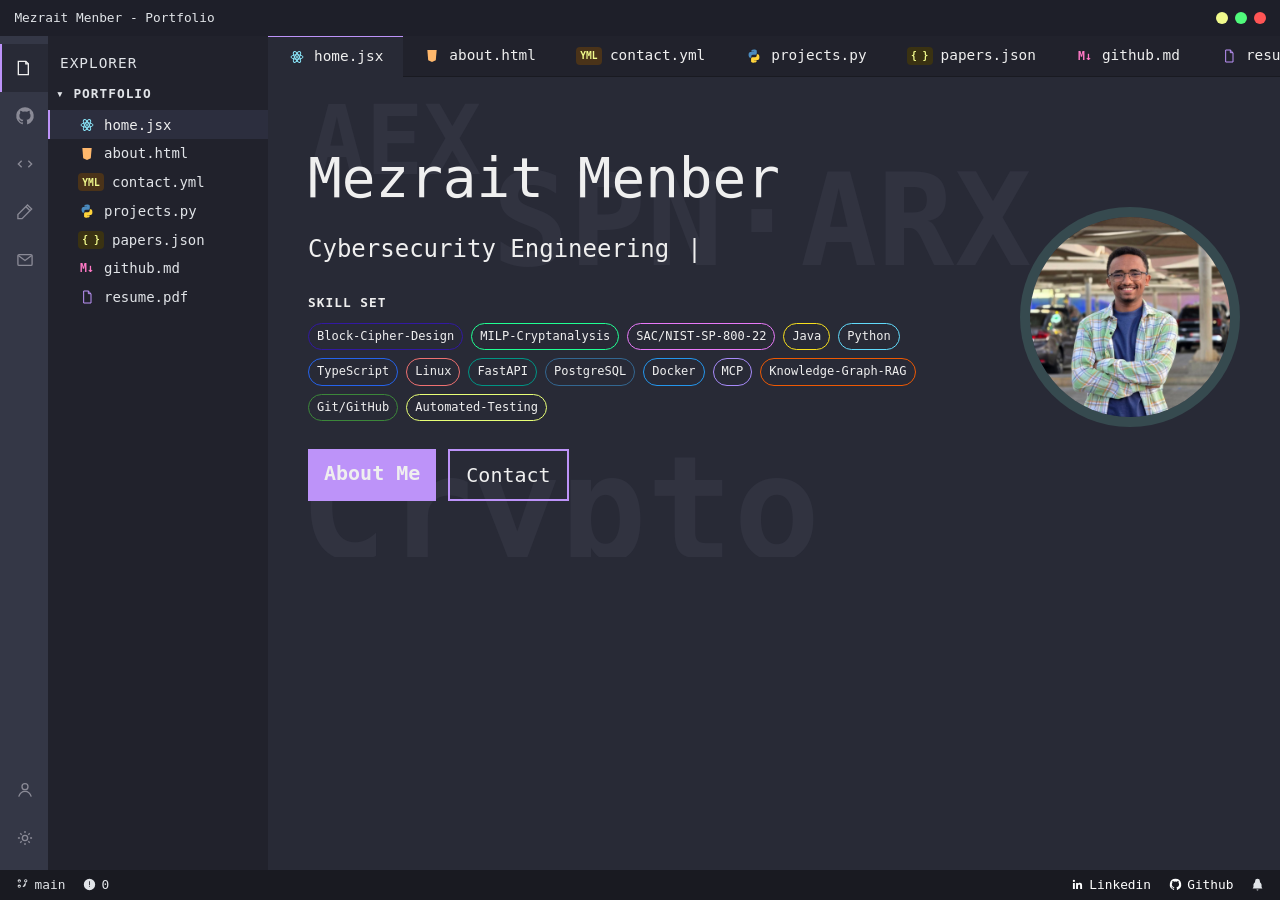
<file: index.html>
<!DOCTYPE html>
<html lang="en" class="no-js">
<head>
<meta charset="utf-8">
<script>document.documentElement.classList.remove('no-js');document.documentElement.classList.add('js');</script>
<meta name="viewport" content="width=device-width, initial-scale=1">
<title>Mezrait Menber — Portfolio</title>
<meta name="description" content="Portfolio of Mezrait Menber — cybersecurity engineering student and co-author of the AEX-128 block cipher (IEEE Access 2026): About, Projects, Publications, GitHub, Resume, and Contact.">
<meta property="og:title" content="Mezrait Menber — Portfolio">
<meta property="og:description" content="Portfolio of Mezrait Menber — cybersecurity engineering student and published cryptography researcher.">
<meta property="og:type" content="website">
<meta name="twitter:card" content="summary">
<link rel="icon" type="image/svg+xml" href="assets/favicon.svg">
<link rel="stylesheet" href="css/style.css">
</head>
<body>
<a class="skip-link" href="#editor-content">Skip to content</a>

<div class="app">
  <div class="app__titlebar">
    <span class="app__title">Mezrait Menber - Portfolio</span>
    <div class="app__dots" aria-hidden="true">
      <span class="dot dot--yellow"></span><span class="dot dot--green"></span><span class="dot dot--red"></span>
    </div>
  </div>

  <div class="app__body">
    <nav class="activitybar" aria-label="Jump to section">
      <div class="activitybar__top">
        <a href="#panel-home" data-target="home" class="activitybar__icon is-active" aria-label="Explorer" title="Explorer">
          <svg viewBox="0 0 24 24" width="20" height="20" fill="none" stroke="currentColor" stroke-width="1.6"><path d="M4 4h9l3 3v13H4z"/><path d="M13 4v3h3"/></svg>
        </a>
        <a href="#panel-github" data-target="github" class="activitybar__icon" aria-label="GitHub" title="GitHub">
          <svg viewBox="0 0 24 24" width="20" height="20" fill="currentColor"><path d="M12 1.5a10.5 10.5 0 0 0-3.32 20.47c.53.1.72-.23.72-.5v-1.95c-2.94.64-3.56-1.24-3.56-1.24-.48-1.22-1.17-1.55-1.17-1.55-.96-.65.07-.64.07-.64 1.06.08 1.62 1.09 1.62 1.09.94 1.61 2.46 1.14 3.06.88.1-.69.37-1.15.67-1.42-2.35-.27-4.82-1.17-4.82-5.22 0-1.15.41-2.09 1.08-2.83-.11-.27-.47-1.36.1-2.83 0 0 .88-.28 2.88 1.08a10 10 0 0 1 5.24 0c2-1.36 2.88-1.08 2.88-1.08.57 1.47.21 2.56.1 2.83.67.74 1.08 1.68 1.08 2.83 0 4.06-2.48 4.95-4.84 5.21.38.33.72.97.72 1.96v2.9c0 .27.19.61.73.5A10.5 10.5 0 0 0 12 1.5z"/></svg>
        </a>
        <a href="#panel-projects" data-target="projects" class="activitybar__icon" aria-label="Projects" title="Projects">
          <svg viewBox="0 0 24 24" width="20" height="20" fill="none" stroke="currentColor" stroke-width="1.6"><path d="M8 8 4 12l4 4M16 8l4 4-4 4"/></svg>
        </a>
        <a href="#panel-about" data-target="about" class="activitybar__icon" aria-label="About" title="About">
          <svg viewBox="0 0 24 24" width="20" height="20" fill="none" stroke="currentColor" stroke-width="1.6"><path d="M15 3.5 20 8.5 8.5 20 3.5 20 3.5 15z"/><path d="M13 5.5 18 10.5"/></svg>
        </a>
        <a href="#panel-contact" data-target="contact" class="activitybar__icon" aria-label="Contact" title="Contact">
          <svg viewBox="0 0 24 24" width="20" height="20" fill="none" stroke="currentColor" stroke-width="1.6"><rect x="3.5" y="5.5" width="17" height="13" rx="1.5"/><path d="m4 6.5 8 6 8-6"/></svg>
        </a>
      </div>
      <div class="activitybar__bottom">
        <a href="#panel-about" data-target="about" class="activitybar__icon" aria-label="Profile" title="Profile">
          <svg viewBox="0 0 24 24" width="20" height="20" fill="none" stroke="currentColor" stroke-width="1.6"><circle cx="12" cy="8" r="3.6"/><path d="M4.5 20c1.3-4.2 4.2-6.3 7.5-6.3s6.2 2.1 7.5 6.3"/></svg>
        </a>
        <a href="#panel-settings" data-target="settings" class="activitybar__icon" aria-label="Settings" title="Settings">
          <svg viewBox="0 0 24 24" width="20" height="20" fill="none" stroke="currentColor" stroke-width="1.6"><circle cx="12" cy="12" r="3.2"/><path d="M12 3.5v2.4M12 18.1v2.4M20.5 12h-2.4M5.9 12H3.5M17.7 6.3l-1.7 1.7M8 16l-1.7 1.7M17.7 17.7 16 16M8 8 6.3 6.3"/></svg>
        </a>
      </div>
    </nav>

    <aside class="explorer">
      <p class="explorer__heading">Explorer</p>
      <p class="explorer__folder">&#9662; PORTFOLIO</p>
      <ul class="explorer__files">
        <li><a href="#panel-home" data-target="home" class="file-item is-active"><span class="file-glyph" style="color:#8be9fd"><svg viewBox="0 0 24 24" width="16" height="16" fill="none" stroke="currentColor" stroke-width="1.5"><ellipse cx="12" cy="12" rx="9" ry="3.3"/><ellipse cx="12" cy="12" rx="9" ry="3.3" transform="rotate(60 12 12)"/><ellipse cx="12" cy="12" rx="9" ry="3.3" transform="rotate(120 12 12)"/><circle cx="12" cy="12" r="1.4" fill="currentColor" stroke="none"/></svg></span>home.jsx</a></li>
        <li><a href="#panel-about" data-target="about" class="file-item"><span class="file-glyph" style="color:#ffb86c"><svg viewBox="0 0 24 24" width="16" height="16" fill="currentColor"><path d="M5 3h14l-1.3 15.2L12 21l-5.7-2.8L5 3z"/></svg></span>about.html</a></li>
        <li><a href="#panel-contact" data-target="contact" class="file-item"><span class="file-chip file-chip--yml">YML</span>contact.yml</a></li>
        <li><a href="#panel-projects" data-target="projects" class="file-item"><span class="file-glyph"><svg viewBox="0 0 24 24" width="16" height="16"><path d="M12 2.2c-3.7 0-3.9 1.6-3.9 1.6l.01 1.7h3.95v.6H6.8s-2.9-.3-2.9 4.2 2.5 4.3 2.5 4.3h1.5v-1.9s-.1-2.5 2.5-2.5h3.5s2.3.03 2.3-2.2V4.6s.35-2.4-4.2-2.4z" fill="#4B8BBE"/><path d="M12 21.8c3.7 0 3.9-1.6 3.9-1.6l-.01-1.7H11.9v-.6h5.3s2.9.3 2.9-4.2-2.5-4.3-2.5-4.3h-1.5v1.9s.1 2.5-2.5 2.5H9.9s-2.3-.03-2.3 2.2v3.8s-.35 2.4 4.2 2.4z" fill="#FFD43B"/></svg></span>projects.py</a></li>
        <li><a href="#panel-publications" data-target="publications" class="file-item"><span class="file-chip file-chip--json">{ }</span>papers.json</a></li>
        <li><a href="#panel-github" data-target="github" class="file-item"><span class="file-glyph file-glyph--text" style="color:#ff79c6">M&darr;</span>github.md</a></li>
        <li><a href="#panel-resume" data-target="resume" class="file-item"><span class="file-glyph" style="color:#bd93f9"><svg viewBox="0 0 24 24" width="16" height="16" fill="none" stroke="currentColor" stroke-width="1.5"><path d="M7 3h7l4 4v14H7z"/><path d="M14 3v4h4"/></svg></span>resume.pdf</a></li>
      </ul>
    </aside>

    <div class="editor">
      <div class="tabbar">
        <a href="#panel-home" data-target="home" class="tab is-active"><span class="file-glyph" style="color:#8be9fd"><svg viewBox="0 0 24 24" width="16" height="16" fill="none" stroke="currentColor" stroke-width="1.5"><ellipse cx="12" cy="12" rx="9" ry="3.3"/><ellipse cx="12" cy="12" rx="9" ry="3.3" transform="rotate(60 12 12)"/><ellipse cx="12" cy="12" rx="9" ry="3.3" transform="rotate(120 12 12)"/><circle cx="12" cy="12" r="1.4" fill="currentColor" stroke="none"/></svg></span>home.jsx</a>
        <a href="#panel-about" data-target="about" class="tab"><span class="file-glyph" style="color:#ffb86c"><svg viewBox="0 0 24 24" width="16" height="16" fill="currentColor"><path d="M5 3h14l-1.3 15.2L12 21l-5.7-2.8L5 3z"/></svg></span>about.html</a>
        <a href="#panel-contact" data-target="contact" class="tab"><span class="file-chip file-chip--yml">YML</span>contact.yml</a>
        <a href="#panel-projects" data-target="projects" class="tab"><span class="file-glyph"><svg viewBox="0 0 24 24" width="16" height="16"><path d="M12 2.2c-3.7 0-3.9 1.6-3.9 1.6l.01 1.7h3.95v.6H6.8s-2.9-.3-2.9 4.2 2.5 4.3 2.5 4.3h1.5v-1.9s-.1-2.5 2.5-2.5h3.5s2.3.03 2.3-2.2V4.6s.35-2.4-4.2-2.4z" fill="#4B8BBE"/><path d="M12 21.8c3.7 0 3.9-1.6 3.9-1.6l-.01-1.7H11.9v-.6h5.3s2.9.3 2.9-4.2-2.5-4.3-2.5-4.3h-1.5v1.9s.1 2.5-2.5 2.5H9.9s-2.3-.03-2.3 2.2v3.8s-.35 2.4 4.2 2.4z" fill="#FFD43B"/></svg></span>projects.py</a>
        <a href="#panel-publications" data-target="publications" class="tab"><span class="file-chip file-chip--json">{ }</span>papers.json</a>
        <a href="#panel-github" data-target="github" class="tab"><span class="file-glyph file-glyph--text" style="color:#ff79c6">M&darr;</span>github.md</a>
        <a href="#panel-resume" data-target="resume" class="tab"><span class="file-glyph" style="color:#bd93f9"><svg viewBox="0 0 24 24" width="16" height="16" fill="none" stroke="currentColor" stroke-width="1.5"><path d="M7 3h7l4 4v14H7z"/><path d="M14 3v4h4"/></svg></span>resume.pdf</a>
      </div>

      <div class="editor__panes" id="editor-content">

        <section id="panel-home" class="pane pane--home is-active" data-pane="home">
          <p class="pane__bgtext pane__bgtext--1" aria-hidden="true">AEX</p>
          <p class="pane__bgtext pane__bgtext--2" aria-hidden="true">SPN&middot;ARX</p>
          <p class="pane__bgtext pane__bgtext--3" aria-hidden="true">Crypto</p>
          <div class="pane__inner">
            <div class="home__text">
              <h1 class="home__name">Mezrait Menber</h1>
              <p class="home__tagline"><span id="typewriter">Cybersecurity Engineering Student | Cryptographic Analysis &amp; Systems Security</span><span class="caret" aria-hidden="true">|</span></p>
              <p class="label">Skill Set</p>
              <ul class="skills">
                <li class="skill" style="border-color:#3219a2">Block-Cipher-Design</li>
                <li class="skill" style="border-color:#20ff93">MILP-Cryptanalysis</li>
                <li class="skill" style="border-color:#e879f9">SAC/NIST-SP-800-22</li>
                <li class="skill" style="border-color:#f7df1e">Java</li>
                <li class="skill" style="border-color:#61dafb">Python</li>
                <li class="skill" style="border-color:#2563eb">TypeScript</li>
                <li class="skill" style="border-color:#ef7171">Linux</li>
                <li class="skill" style="border-color:#009485">FastAPI</li>
                <li class="skill" style="border-color:#336791">PostgreSQL</li>
                <li class="skill" style="border-color:#2496ed">Docker</li>
                <li class="skill" style="border-color:#a78bfa">MCP</li>
                <li class="skill" style="border-color:#ee5903">Knowledge-Graph-RAG</li>
                <li class="skill" style="border-color:#3c873a">Git/GitHub</li>
                <li class="skill" style="border-color:#e8ff76">Automated-Testing</li>
              </ul>
              <div class="home__actions">
                <a class="button button--primary" href="#panel-about" data-target="about">About Me</a>
                <a class="button button--outline" href="#panel-contact" data-target="contact">Contact</a>
              </div>
            </div>
            <div class="home__picture">
              <div class="home__avatar"><img src="assets/profile.jpg" alt=""></div>
            </div>
          </div>
        </section>

        <section id="panel-about" class="pane pane--about" data-pane="about">
          <div class="pane__inner pane__inner--doc">
            <h2>About Me</h2>
            <ul class="fact-list">
              <li><span class="fact-emoji" aria-hidden="true">&#128214;</span> B.Sc. Cybersecurity Engineering at <a href="https://www.adu.ac.ae" target="_blank" rel="noopener">Abu Dhabi University</a> [Sep 2023 &ndash; Jun 2027 (expected)] &mdash; Dean&#39;s List five consecutive semesters, full UAE Government scholarship</li>
              <li><span class="fact-emoji" aria-hidden="true">&#128737;&#65039;</span> Interests: verifying security claims under deployment conditions; cryptographic analysis and empirical measurement; systems security.</li>
              <li><span class="fact-emoji" aria-hidden="true">&#128187;</span> <span class="highlight-role">Co-author of AEX-128</span>, a key-dependent SPN&ndash;ARX block cipher published in <a href="https://doi.org/10.1109/ACCESS.2026.3730739" target="_blank" rel="noopener">IEEE Access (2026)</a>; applying for thesis-based MSc programs (Fall 2027).</li>
            </ul>

            <h3>Relevant Experience</h3>
            <ol class="fact-list fact-list--numbered">
              <li><a href="https://ansen.ai" target="_blank" rel="noopener">Python Developer Intern</a> at <a href="https://ansen.ai" target="_blank" rel="noopener">Ansen Technology Co. Ltd.</a> on the eThreats multi-agent AI threat-intelligence platform: replaced the document-retrieval pipeline with a knowledge-graph backend (LightRAG + Apache AGE) behind an adapter layer with shadow ingest, raising answer faithfulness from 86.7% to 100% on a 15-query golden set; traced 94.1% of raw tool-call failures in a live skill-on/off experiment to a single namespace mismatch and fixed it; widened the MCP gateway cache from per-task to per-run scope, eliminating redundant lookups in 294 of 385 historical runs; built the Skill Reviewer surface for the agent skill-rating lifecycle. [29 Jun &ndash; 24 Aug 2026, Abu Dhabi]</li>
              <li><a href="#">Course Assistant &amp; Peer Mentor</a> at <a href="#">Abu Dhabi University</a>: 50+ certified tutoring hours per semester across five consecutive semesters (250+ hours) in mathematics, physics, chemistry, and engineering; mentored ~10 first-year students each semester (50+ overall). [5 semesters, Abu Dhabi]</li>
            </ol>

            <h3>Additional Experience</h3>
            <ol class="fact-list fact-list--numbered">
              <li>5th place (10+ finalist teams), <a href="#">School of Cyber Defense CTF, GISEC 2025</a> &mdash; Dubai Electronic Security Center; qualified 2nd among university teams in round one. [2025]</li>
              <li><a href="#">Sharjah Voluntary Award</a>, consecutive recipient (2024 &amp; 2025); 450+ hours of university community service.</li>
            </ol>
          </div>
        </section>

        <section id="panel-contact" class="pane pane--contact" data-pane="contact">
          <div class="pane__inner pane__inner--doc">
            <h3>Find Me On</h3>
            <div class="code-pane">
              <div class="code-line"><span class="ln">1</span><span class="code">MezraitMenber:</span></div>
              <div class="code-line"><span class="ln">2</span><span class="code">&nbsp;&nbsp;&nbsp;&nbsp;status: open to internships &amp; research collaborations</span></div>
              <div class="code-line"><span class="ln">3</span><span class="code">&nbsp;&nbsp;&nbsp;&nbsp;contact:</span></div>
              <div class="code-line"><span class="ln">4</span><span class="code">&nbsp;&nbsp;&nbsp;&nbsp;&nbsp;&nbsp;&nbsp;&nbsp;email: <a href="mailto:mezraitmenber@gmail.com">mezraitmenber@gmail.com</a></span></div>
              <div class="code-line"><span class="ln">5</span><span class="code">&nbsp;&nbsp;&nbsp;&nbsp;&nbsp;&nbsp;&nbsp;&nbsp;phone: <a href="tel:+971544389102">+971 54 438 9102</a></span></div>
              <div class="code-line"><span class="ln">6</span><span class="code">&nbsp;&nbsp;&nbsp;&nbsp;profiles:</span></div>
              <div class="code-line"><span class="ln">7</span><span class="code">&nbsp;&nbsp;&nbsp;&nbsp;&nbsp;&nbsp;&nbsp;&nbsp;github: <a href="https://github.com/Mezrait">github.com/Mezrait</a></span></div>
              <div class="code-line"><span class="ln">8</span><span class="code">&nbsp;&nbsp;&nbsp;&nbsp;&nbsp;&nbsp;&nbsp;&nbsp;linkedin: <a href="https://www.linkedin.com/in/mezrait-menber-17585b293">linkedin.com/in/mezrait-menber</a></span></div>
              <div class="code-line"><span class="ln">9</span><span class="code">&nbsp;&nbsp;&nbsp;&nbsp;&nbsp;&nbsp;&nbsp;&nbsp;orcid: <a href="https://orcid.org/0009-0009-4412-7234">0009-0009-4412-7234</a></span></div>
            </div>
          </div>
        </section>

        <section id="panel-projects" class="pane pane--projects" data-pane="projects">
          <div class="pane__inner pane__inner--doc">
            <h2>Open Source Projects</h2>
            <h3 class="category-heading">Research</h3>
            <div class="project-grid">
              <article class="project-card">
                <div class="project-card__thumb" style="background:linear-gradient(135deg,#3219a2,#20ff93)" aria-hidden="true"></div>
                <h3>AEX-128 Block Cipher</h3>
                <p>Co-designed a published 128-bit key-dependent SPN&ndash;ARX hybrid cipher; designed the ChaCha-based key schedule, built the Java reference implementation, and co-developed the MILP/SAC/NIST SP 800-22 security evaluation. Published in IEEE Access (2026).</p>
                <ul class="tag-list">
                  <li class="skill" style="border-color:#f7df1e">Java</li>
                  <li class="skill" style="border-color:#3219a2">Cryptography</li>
                  <li class="skill" style="border-color:#e879f9">MILP</li>
                </ul>
              </article>
              <article class="project-card">
                <div class="project-card__thumb" style="background:linear-gradient(135deg,#e879f9,#3219a2)" aria-hidden="true"></div>
                <h3>AEX-128 MILP Analysis &mdash; Independent Reproduction</h3>
                <p>Rebuilt the byte-truncated differential MILP model from scratch and exhaustively solved all 59,049 execution paths to proven optimality, with a solver-free dynamic-programming cross-verification; validated by reproducing the classical 5-round AES bound of 26 active S-boxes. <a href="https://github.com/Mezrait/aex128-milp-reproduction" target="_blank" rel="noopener">github.com/Mezrait/aex128-milp-reproduction &#8599;</a></p>
                <ul class="tag-list">
                  <li class="skill" style="border-color:#61dafb">Python</li>
                  <li class="skill" style="border-color:#e879f9">MILP (PuLP/HiGHS)</li>
                </ul>
              </article>
              <article class="project-card">
                <div class="project-card__thumb" style="background:linear-gradient(135deg,#009485,#a78bfa)" aria-hidden="true"></div>
                <h3>Secure Collaborative Cyber Threat Intelligence Platform</h3>
                <p>Fall 2026 capstone (team of 4; supervisor: <a href="https://gep.adu.ac.ae/faculty/abid-mehmood" target="_blank" rel="noopener">Dr. Abid Mehmood</a>). Three-tier platform for cross-organization sharing of indicators of compromise under NIST SP&nbsp;800-207 zero-trust constraints: multi-stage human-verified intel pipeline, OWASP-based threat model, cryptographically hash-chained append-only audit log for tamper evidence, MITRE ATT&amp;CK mapping, organization-scoped visibility tiers.</p>
                <ul class="tag-list">
                  <li class="skill" style="border-color:#a78bfa">Zero-Trust</li>
                  <li class="skill" style="border-color:#14b8a6">Threat-Intel</li>
                  <li class="skill" style="border-color:#e879f9">Audit-Log Crypto</li>
                </ul>
              </article>
            </div>
            <h3 class="category-heading">Security &amp; Software</h3>
            <div class="project-grid">
              <article class="project-card">
                <div class="project-card__thumb"><img src="assets/project-forensics.png" alt=""></div>
                <h3>NIST Data-Leakage Forensics Case Study</h3>
                <p>Evidence recovery and investigation across the NIST data-leakage case using standard forensic tools, with a complete investigative report.</p>
                <ul class="tag-list">
                  <li class="skill" style="border-color:#14b8a6">Digital Forensics</li>
                </ul>
              </article>
              <article class="project-card">
                <div class="project-card__thumb"><img src="assets/project-farm.png" alt=""></div>
                <h3>Farm-Produce Delivery Marketplace</h3>
                <p>Java marketplace connecting farmers and consumers &mdash; OOP design, custom exceptions, interfaces, and multithreaded operation.</p>
                <ul class="tag-list">
                  <li class="skill" style="border-color:#f7df1e">Java</li>
                  <li class="skill" style="border-color:#a78bfa">Concurrency</li>
                </ul>
              </article>
            </div>
          </div>
        </section>

        <section id="panel-publications" class="pane pane--publications" data-pane="publications">
          <div class="pane__inner pane__inner--doc">
            <p class="eyebrow">Peer-reviewed</p>
            <div class="pub-header">
              <h2>Publications</h2>
              <p class="pub-count">1 journal publication &middot; 1 manuscript under review</p>
            </div>
            <p class="pub-intro">Peer-reviewed research in symmetric cryptography, plus independent work in computational number theory.</p>

            <article class="pub-card">
              <p class="eyebrow">Journal Article / 2026</p>
              <h3>AEX-128: A Key-Dependent Finite-State SPN&ndash;ARX Hybrid Block Cipher</h3>
              <p class="pub-card__authors">M. Alawida, <strong>M. L. Menber</strong>, W. H. Alshoura, R. Almajed, S. Almuhammadi</p>
              <p class="pub-card__venue">IEEE Access, 2026 &mdash; doi: 10.1109/ACCESS.2026.3730739</p>
              <p>A 128-bit hybrid block cipher whose round structure is governed by a key-dependent finite-state machine with 59,049 possible execution paths. Evaluated via MILP-based active S-box analysis, SAC testing with chi-square analysis, and NIST SP 800-22 statistical testing.</p>
              <a href="https://doi.org/10.1109/ACCESS.2026.3730739" target="_blank" rel="noopener">View publication &#8599;</a>
            </article>
            <article class="pub-card">
              <p class="eyebrow">Manuscript Submitted / 2026</p>
              <h3>Odd Solutions of &sigma;(m) = 2m &plusmn; 2 Have At Least Seven Distinct Prime Factors</h3>
              <p class="pub-card__authors"><strong>M. Menber</strong> (sole author)</p>
              <p class="pub-card__venue">Submitted to the Journal of Number Theory &mdash; under review</p>
              <p>Independent research in computational number theory: proves that odd solutions of two near-perfect divisor-sum equations have at least seven distinct prime factors, with consequences for odd weird numbers, using an exact branch-and-bound search in rational arithmetic with certified search trees.</p>
            </article>
          </div>
        </section>

        <section id="panel-github" class="pane pane--github" data-pane="github">
          <div class="pane__inner pane__inner--doc">
            <div class="github-card">
              <div class="github-card__avatar"><img src="assets/profile.jpg" alt=""></div>
              <div>
                <p class="github-card__user">Mezrait</p>
                <p class="github-card__stats">8 public repositories</p>
              </div>
            </div>
            <h2>Repositories on GitHub</h2>
            <div class="project-grid">
              <article class="project-card">
                <h3><a href="https://github.com/Mezrait/aex128-milp-reproduction" target="_blank" rel="noopener">aex128-milp-reproduction &#8599;</a></h3>
                <p>Independent reproduction of the MILP active S-box analysis of the AEX-128 block cipher (IEEE Access 2026). Python, PuLP/HiGHS, 59,049 execution paths solved to proven optimality, DP cross-verification, AES-26 sanity check.</p>
              </article>
              <article class="project-card">
                <h3><a href="https://github.com/Mezrait/Digital-Forensics-Project-NIST-Case-Study-Data-Leakage" target="_blank" rel="noopener">Digital-Forensics-Project-NIST-Case-Study-Data-Leakage &#8599;</a></h3>
                <p>Hands-on digital forensics using the NIST Data Leakage case study &mdash; evidence recovery, investigation techniques, and forensic tooling, with a full report.</p>
              </article>
              <article class="project-card">
                <h3><a href="https://github.com/Mezrait/CSE200" target="_blank" rel="noopener">CSE200 &mdash; Bank Security Audit &#8599;</a></h3>
                <p>Cybersecurity risk and resilience audit of Abu Dhabi Islamic Bank: asset classification, risk register, and control recommendations with cost-benefit analysis.</p>
              </article>
              <article class="project-card">
                <h3><a href="https://github.com/Mezrait/Farm-Produce-Delivery-System" target="_blank" rel="noopener">Farm-Produce-Delivery-System &#8599;</a></h3>
                <p>Java online marketplace &mdash; OOP, custom exceptions, interfaces, concurrency, and multithreading.</p>
              </article>
            </div>
          </div>
        </section>

        <section id="panel-resume" class="pane pane--resume" data-pane="resume">
          <div class="pane__inner pane__inner--doc pane__inner--wide">
            <h2>Resume</h2>
            <p class="resume-fallback">Having trouble viewing? <a href="assets/resume.pdf" target="_blank" rel="noopener">Open in new tab</a></p>
            <embed class="resume-embed" src="assets/resume.pdf" type="application/pdf">
          </div>
        </section>

        <section id="panel-settings" class="pane pane--settings" data-pane="settings">
          <div class="pane__inner pane__inner--doc pane__inner--wide">
            <h2>Manage Themes</h2>
            <div class="theme-grid">
              <article class="theme-card">
                <div class="theme-avatar theme-avatar--circle" style="background:#3a3550">&#129415;</div>
                <p class="theme-card__name">Dracula</p>
                <p class="theme-card__author">Dracula Theme</p>
                <button type="button" class="button button--theme" data-theme-choice="dracula">Set Color Theme</button>
              </article>
              <article class="theme-card">
                <div class="theme-avatar theme-avatar--circle" style="background:#d3d3d3">&#128049;</div>
                <p class="theme-card__name">GitHub Dark</p>
                <p class="theme-card__author">GitHub</p>
                <button type="button" class="button button--theme" data-theme-choice="githubDark">Set Color Theme</button>
              </article>
              <article class="theme-card">
                <div class="theme-avatar theme-avatar--square" style="background:#39bae6">ayu</div>
                <p class="theme-card__name">Ayu Dark</p>
                <p class="theme-card__author">teabyii</p>
                <button type="button" class="button button--theme" data-theme-choice="ayuDark">Set Color Theme</button>
              </article>
              <article class="theme-card">
                <div class="theme-avatar theme-avatar--square" style="background:#5ccfe6">ayu</div>
                <p class="theme-card__name">Ayu Mirage</p>
                <p class="theme-card__author">teabyii</p>
                <button type="button" class="button button--theme" data-theme-choice="ayuMirage">Set Color Theme</button>
              </article>
              <article class="theme-card">
                <div class="theme-avatar theme-avatar--circle" style="background:#3b4252">&#10052;&#65039;</div>
                <p class="theme-card__name">Nord</p>
                <p class="theme-card__author">arcticicestudio</p>
                <button type="button" class="button button--theme" data-theme-choice="nord">Set Color Theme</button>
              </article>
              <article class="theme-card">
                <div class="theme-avatar theme-avatar--square" style="background:#0b2942">&#129417;</div>
                <p class="theme-card__name">Night Owl</p>
                <p class="theme-card__author">sarah.drasner</p>
                <button type="button" class="button button--theme" data-theme-choice="nightOwl">Set Color Theme</button>
              </article>
            </div>
          </div>
        </section>

      </div>
    </div>
  </div>

  <div class="statusbar">
    <div class="statusbar__left">
      <span class="statusbar__item">
        <svg viewBox="0 0 16 16" width="13" height="13" fill="currentColor"><path d="M4 1.5a2 2 0 1 0 0 4 2 2 0 0 0 0-4zm0 6.4a2 2 0 1 0 0 4 2 2 0 0 0 0-4zM4 3a.9.9 0 1 1 0 1.8A.9.9 0 0 1 4 3zm0 6.4a.9.9 0 1 1 0 1.8.9.9 0 0 1 0-1.8zM12 1.5a2 2 0 1 0 0 4 2 2 0 0 0 0-4zm0 1.1a.9.9 0 1 1 0 1.8.9.9 0 0 1 0-1.8z"/><path d="M4.5 3.5V9M12 5V8a3 3 0 0 1-3 3H8"/></svg>
        main
      </span>
      <span class="statusbar__item">
        <svg viewBox="0 0 16 16" width="13" height="13" fill="currentColor"><path d="M8 15A7 7 0 1 1 8 1a7 7 0 0 1 0 14zM7.5 4v5h1V4h-1zm0 6v1h1v-1h-1z"/></svg>
        0
      </span>
    </div>
    <div class="statusbar__right">
      <a class="statusbar__item statusbar__link" href="https://www.linkedin.com/in/mezrait-menber-17585b293">
        <svg viewBox="0 0 24 24" width="13" height="13" fill="currentColor"><path d="M20.45 20.45h-3.55v-5.57c0-1.33-.03-3.04-1.85-3.04-1.86 0-2.14 1.45-2.14 2.94v5.67H9.36V9h3.41v1.56h.05c.48-.9 1.64-1.85 3.37-1.85 3.6 0 4.27 2.37 4.27 5.46v6.28zM5.34 7.43a2.06 2.06 0 1 1 0-4.12 2.06 2.06 0 0 1 0 4.12zM7.11 20.45H3.56V9h3.55v11.45z"/></svg>
        Linkedin
      </a>
      <a class="statusbar__item statusbar__link" href="https://github.com/Mezrait">
        <svg viewBox="0 0 24 24" width="13" height="13" fill="currentColor"><path d="M12 1.5a10.5 10.5 0 0 0-3.32 20.47c.53.1.72-.23.72-.5v-1.95c-2.94.64-3.56-1.24-3.56-1.24-.48-1.22-1.17-1.55-1.17-1.55-.96-.65.07-.64.07-.64 1.06.08 1.62 1.09 1.62 1.09.94 1.61 2.46 1.14 3.06.88.1-.69.37-1.15.67-1.42-2.35-.27-4.82-1.17-4.82-5.22 0-1.15.41-2.09 1.08-2.83-.11-.27-.47-1.36.1-2.83 0 0 .88-.28 2.88 1.08a10 10 0 0 1 5.24 0c2-1.36 2.88-1.08 2.88-1.08.57 1.47.21 2.56.1 2.83.67.74 1.08 1.68 1.08 2.83 0 4.06-2.48 4.95-4.84 5.21.38.33.72.97.72 1.96v2.9c0 .27.19.61.73.5A10.5 10.5 0 0 0 12 1.5z"/></svg>
        Github
      </a>
      <span class="statusbar__item" aria-hidden="true">
        <svg viewBox="0 0 16 16" width="13" height="13" fill="currentColor"><path d="M8 1a3 3 0 0 0-3 3v1.1C3.9 5.7 3 7.1 3 8.7V11l-1 2h12l-1-2V8.7c0-1.6-.9-3-2-3.6V4a3 3 0 0 0-3-3zm-1.2 13.2a1.2 1.2 0 0 0 2.4 0h-2.4z"/></svg>
      </span>
    </div>
  </div>
</div>

<script src="js/theme.js"></script>
<script src="js/typewriter.js"></script>
<script src="js/app.js"></script>
</body>
</html>
</file>
<file: css/style.css>
/* ===== reset & base ===== */
* { box-sizing: border-box; }
html, body { margin: 0; padding: 0; height: 100%; }

:root {
  /* Dracula palette, matching the reference site exactly */
  --bg-title: #1e1f29;
  --bg-activity: #343746;
  --bg-sidebar: #21222c;
  --bg-editor: #282a36;
  --bg-tab-active: #282a36;
  --bg-tab-inactive: #21222c;
  --bg-status: #191a21;
  --bg-raised: #2c2e3e;
  --border: #191a21;
  --text: #e1e4e8;
  --text-bright: #efefef;
  --text-dim: #8a8a96;
  --accent: #bd93f9;
  --accent-contrast: #191a21;
  --green: #50fa7b;
  --yellow: #f1fa8c;
  --red: #ff5555;
  --plain-green: #008000;
}

body {
  background: var(--bg-editor);
  color: var(--text);
  font-family: 'JetBrains Mono', ui-monospace, Consolas, monospace;
  line-height: 1.6;
  min-height: 100%;
}

a { color: var(--accent); text-decoration: none; }
a:hover { text-decoration: underline; }

:focus-visible {
  outline: 2px solid var(--accent);
  outline-offset: 2px;
}

.skip-link {
  position: absolute;
  left: -9999px;
  top: 0;
  background: var(--accent);
  color: var(--accent-contrast);
  padding: 0.75rem 1.25rem;
  z-index: 200;
  border-radius: 0 0 6px 0;
}
.skip-link:focus { left: 0; top: 0; }

/* ===== app shell ===== */
.app {
  display: flex;
  flex-direction: column;
  min-height: 100vh;
}

.app__titlebar {
  display: flex;
  align-items: center;
  justify-content: space-between;
  gap: 1rem;
  background: var(--bg-title);
  padding: 0.5rem 0.9rem;
  flex-shrink: 0;
  flex-wrap: wrap;
}
.app__title {
  font-size: 0.8rem;
  color: var(--text);
}
.app__dots { display: flex; gap: 7px; flex-shrink: 0; }
.dot { width: 12px; height: 12px; border-radius: 50%; display: inline-block; }
.dot--yellow { background: var(--yellow); }
.dot--green { background: var(--green); }
.dot--red { background: var(--red); }

.app__body {
  display: flex;
  flex: 1;
  min-height: 0;
}

/* ===== activity bar ===== */
.activitybar {
  width: 48px;
  background: var(--bg-activity);
  display: flex;
  flex-direction: column;
  justify-content: space-between;
  padding: 0.5rem 0;
  flex-shrink: 0;
}
.activitybar__top, .activitybar__bottom { display: flex; flex-direction: column; align-items: center; }
.activitybar__icon {
  color: var(--text-dim);
  width: 48px;
  height: 48px;
  display: flex;
  align-items: center;
  justify-content: center;
  border-left: 2px solid transparent;
}
.activitybar__icon:hover { color: var(--text-bright); text-decoration: none; }
.activitybar__icon.is-active { color: var(--text-bright); border-left-color: var(--accent); background: var(--bg-editor); }
.activitybar__icon--static { cursor: default; }

/* ===== explorer sidebar ===== */
.explorer {
  width: 220px;
  background: var(--bg-sidebar);
  padding: 0.5rem 0;
  flex-shrink: 0;
  overflow-y: auto;
}
.explorer__heading {
  font-size: 0.9rem;
  font-weight: 300;
  text-transform: uppercase;
  letter-spacing: 1px;
  color: var(--text);
  padding: 0.5rem 0.75rem;
  margin: 0;
}
.explorer__folder {
  font-size: 0.8rem;
  font-weight: 700;
  text-transform: uppercase;
  letter-spacing: 1px;
  color: var(--text);
  padding: 0 0.5rem;
  margin: 0 0 0.4rem;
}
.explorer__files { list-style: none; margin: 0; padding: 0; }
.file-item {
  display: flex;
  align-items: center;
  gap: 0.5rem;
  padding: 0.2rem 1rem 0.2rem 1.75rem;
  font-size: 0.875rem;
  color: var(--text);
  border-left: 2px solid transparent;
}
.file-item:hover { background: var(--bg-raised); text-decoration: none; }
.file-item.is-active { background: var(--bg-raised); border-left-color: var(--accent); color: var(--text-bright); }

/* ===== file type icons (shared: sidebar + tabs) ===== */
.file-glyph {
  width: 18px;
  height: 18px;
  display: inline-flex;
  align-items: center;
  justify-content: center;
  flex-shrink: 0;
}
.file-glyph--text { font-size: 0.72rem; font-weight: 700; }
.file-chip {
  display: inline-flex;
  align-items: center;
  justify-content: center;
  min-width: 26px;
  height: 18px;
  padding: 0 3px;
  border-radius: 4px;
  font-size: 0.6rem;
  font-weight: 700;
  flex-shrink: 0;
}
.file-chip--yml { background: #4a3319; color: var(--yellow); }
.file-chip--json { background: #3a3212; color: var(--yellow); }

/* ===== editor + tabs ===== */
.editor {
  flex: 1;
  display: flex;
  flex-direction: column;
  min-width: 0;
  background: var(--bg-editor);
}
.tabbar {
  display: flex;
  background: var(--bg-tab-inactive);
  overflow-x: auto;
  flex-shrink: 0;
}
.tab {
  display: flex;
  align-items: center;
  gap: 0.5rem;
  padding: 0.5rem 1.25rem;
  font-size: 0.9rem;
  color: var(--text-bright);
  background: var(--bg-tab-inactive);
  border-bottom: 1px solid var(--border);
  white-space: nowrap;
  flex-shrink: 0;
}
.tab:hover { text-decoration: none; }
.tab.is-active {
  background: var(--bg-tab-active);
  border-bottom: none;
  border-top: 1px solid var(--accent);
}

.editor__panes {
  flex: 1;
  overflow-y: auto;
}

/* JS-enhanced: only the active pane shows. Without JS every pane stacks
   into one readable scrolling page, so the site is never gimmicky-broken
   or content-less if a script fails to load. */
.js .pane { display: none; }
.js .pane.is-active { display: block; }
.pane { border-bottom: 1px solid var(--border); }
.js .pane { border-bottom: none; }

.pane__inner { padding: 3rem 2.5rem; max-width: 900px; }
.pane__inner--doc h2 { font-size: 1.5rem; font-weight: 700; margin: 0 0 1.25rem; color: var(--text-bright); }
.pane__inner--doc h3 { font-size: 1.15rem; font-weight: 700; margin: 1.75rem 0 1rem; color: var(--text-bright); }
.pane__inner--doc p { color: var(--text); }
.eyebrow {
  text-transform: uppercase;
  letter-spacing: 0.08em;
  font-size: 0.75rem;
  color: var(--accent);
  font-weight: 700;
  margin: 0 0 0.35rem;
}

/* ===== code pane (contact.yml only) ===== */
.code-pane {
  background: var(--bg-raised);
  border: 1px solid var(--bg-sidebar);
  border-radius: 8px;
  padding: 1rem 0;
  font-size: 0.9rem;
  overflow-x: auto;
}
.code-line { display: flex; }
.code-line .ln {
  width: 2.5rem;
  flex-shrink: 0;
  text-align: right;
  padding-right: 1.1rem;
  color: var(--text-dim);
  user-select: none;
}
.code-line .code { color: var(--text-bright); white-space: pre; padding-right: 1.5rem; }
.code-line .code a { color: var(--accent); }

/* ===== about.html fact lists ===== */
.fact-list { list-style: disc; padding-left: 1.5rem; margin: 0 0 1.5rem; }
.fact-list--numbered { list-style: decimal; }
.fact-list li { margin-bottom: 0.6rem; line-height: 1.7; }
.fact-emoji { margin-right: 0.25rem; }
.highlight-role { color: var(--plain-green); font-weight: 700; }

/* ===== home pane ===== */
.pane--home { position: relative; overflow: hidden; }
.pane__bgtext {
  position: absolute;
  font-size: 10rem;
  font-weight: 800;
  color: #313340;
  margin: 0;
  z-index: 0;
  user-select: none;
  line-height: 1;
  white-space: nowrap;
}
.pane__bgtext--1 { top: 1rem; left: 2.5rem; font-size: 6rem; }
.pane__bgtext--2 { top: 5rem; left: 14rem; font-size: 8rem; }
.pane__bgtext--3 { bottom: -1.5rem; left: 2rem; font-size: 9rem; }
.home__text { position: relative; z-index: 1; max-width: 640px; }
.pane--home .pane__inner { display: flex; align-items: center; justify-content: space-between; gap: 2rem; flex-wrap: wrap; padding: 3.5rem 2.5rem; max-width: none; }
.home__name { font-size: 3.5rem; font-weight: 500; margin: 0 0 0.5rem; color: var(--text-bright); }
.home__tagline { color: var(--text-bright); font-size: 1.5rem; font-weight: 300; margin: 0 0 1.5rem; }
.caret { display: inline-block; animation: blink 1s steps(1) infinite; margin-left: 0.15em; }
@media (prefers-reduced-motion: reduce) { .caret { animation: none; } }
@keyframes blink { 50% { opacity: 0; } }
.label { text-transform: uppercase; letter-spacing: 0.08em; font-size: 0.8rem; font-weight: 700; color: var(--text-bright); margin: 0 0 0.6rem; }
.skills { list-style: none; display: flex; flex-wrap: wrap; gap: 0.5rem; padding: 0; margin: 0 0 1.75rem; position: relative; z-index: 1; }
.skill {
  border-radius: 20px;
  padding: 0.2rem 0.5rem;
  font-size: 0.75rem;
  border: 1.5px solid;
  background: transparent;
  color: var(--text-bright);
}
.home__actions { display: flex; gap: 0.75rem; position: relative; z-index: 1; }
.home__picture { position: relative; z-index: 1; flex-shrink: 0; }
.home__avatar {
  width: 220px;
  height: 220px;
  border-radius: 250px;
  background: var(--bg-raised);
  border: 10px solid rgba(64, 102, 97, 0.5);
  display: flex;
  align-items: center;
  justify-content: center;
  font-size: 3rem;
  font-weight: 700;
  color: var(--accent);
  overflow: hidden;
}
.home__avatar img { width: 100%; height: 100%; object-fit: cover; }

.button {
  display: inline-block;
  padding: 8px 16px;
  border-radius: 0;
  font-size: 1.25rem;
  color: var(--text-bright);
}
.button--primary { background: var(--accent); font-weight: 600; }
.button--primary:hover { opacity: 0.9; text-decoration: none; }
.button--outline { border: 2px solid var(--accent); font-weight: 400; }
.button--outline:hover { background: rgba(189,147,249,0.1); text-decoration: none; }

/* ===== projects ===== */
.category-heading { text-align: center; border-bottom: 1px solid var(--bg-sidebar); padding-bottom: 0.75rem; }
.project-grid {
  display: grid;
  grid-template-columns: repeat(auto-fit, minmax(240px, 1fr));
  gap: 1.25rem;
  margin-top: 1.5rem;
}
.project-card {
  background: var(--bg-raised);
  border: 1px solid var(--bg-sidebar);
  border-radius: 10px;
  overflow: hidden;
}
.project-card__thumb { height: 120px; overflow: hidden; }
.project-card__thumb img { width: 100%; height: 100%; object-fit: cover; object-position: center 70%; }
.project-card h3 { margin: 1rem 1.5rem 0.5rem; font-size: 1.05rem; color: var(--text-bright); overflow-wrap: break-word; }
.project-card p { margin: 0 1.5rem 0.75rem; color: var(--text); font-size: 0.92rem; overflow-wrap: break-word; }
.tag-list { list-style: none; display: flex; flex-wrap: wrap; gap: 0.4rem; padding: 0 1.5rem 1.25rem; margin: 0; }

/* ===== publications (papers.json) ===== */
.pub-header { display: flex; align-items: baseline; justify-content: space-between; flex-wrap: wrap; gap: 0.5rem; }
.pub-count { color: var(--accent); font-weight: 700; }
.pub-intro { color: var(--text); margin: 0.5rem 0 2rem; }
.pub-card {
  background: var(--bg-raised);
  border: 1px solid var(--bg-sidebar);
  border-radius: 10px;
  padding: 1.5rem;
  margin-bottom: 1.25rem;
}
.pub-card h3 { margin: 0 0 0.5rem; font-size: 1.2rem; color: var(--text-bright); overflow-wrap: break-word; }
.pub-card__authors { font-weight: 700; margin: 0 0 0.15rem; }
.pub-card__venue { color: var(--accent); margin: 0 0 0.75rem; }

/* ===== github card ===== */
.github-card { display: flex; align-items: center; gap: 1rem; margin-bottom: 2rem; }
.github-card__avatar {
  width: 56px; height: 56px; border-radius: 50%;
  background: var(--bg-raised); border: 2px solid var(--accent);
  display: flex; align-items: center; justify-content: center;
  font-weight: 700; color: var(--accent);
  overflow: hidden;
}
.github-card__avatar img { width: 100%; height: 100%; object-fit: cover; }
.github-card__user { font-weight: 700; color: var(--text-bright); margin: 0; }
.github-card__stats { color: var(--text-dim); margin: 0.15rem 0 0; font-size: 0.85rem; }

/* ===== resume ===== */
.pane__inner--wide { max-width: none; }
.resume-fallback { color: var(--text-dim); font-size: 0.95rem; text-align: center; margin: 0 0 1.25rem; }
.resume-embed { width: 100%; height: 80vh; min-height: 500px; border: 1px solid var(--bg-sidebar); border-radius: 8px; display: block; }

/* ===== settings / theme picker ===== */
.theme-grid {
  display: grid;
  grid-template-columns: repeat(auto-fill, minmax(180px, 1fr));
  gap: 2rem;
}
.theme-card { text-align: center; }
.theme-avatar {
  width: 96px;
  height: 96px;
  margin: 0 auto 0.75rem;
  display: flex;
  align-items: center;
  justify-content: center;
  font-size: 2.75rem;
  line-height: 1;
}
.theme-avatar--circle { border-radius: 50%; }
.theme-avatar--square {
  border-radius: 10px;
  width: 76px;
  height: 76px;
  font-family: 'JetBrains Mono', ui-monospace, Consolas, monospace;
  font-size: 1.4rem;
  font-weight: 700;
  color: #0b2942;
}
.theme-card__name { font-weight: 700; color: var(--text-bright); margin: 0; }
.theme-card__author { color: var(--text-dim); font-size: 0.85rem; margin: 0.15rem 0 0.75rem; }
.button--theme {
  background: #b8860b;
  color: #1a1a1a;
  font-size: 0.85rem;
  font-weight: 600;
  border: none;
  cursor: pointer;
}
.button--theme:hover { opacity: 0.9; }

/* ===== status bar ===== */
.statusbar {
  display: flex;
  justify-content: space-between;
  align-items: center;
  background: var(--bg-status);
  padding: 0.3rem 1rem;
  font-size: 0.8rem;
  color: var(--text);
  flex-shrink: 0;
  flex-wrap: wrap;
}
.statusbar__left, .statusbar__right { display: flex; gap: 1.1rem; align-items: center; }
.statusbar__item { display: flex; align-items: center; gap: 0.35rem; }
.statusbar__link { color: #ffffff; }
.statusbar__link:hover { text-decoration: none; opacity: 0.85; }

/* ===== responsive ===== */
@media (max-width: 800px) {
  .explorer { display: none; }
  .pane--home .pane__inner { flex-direction: column-reverse; text-align: center; padding: 2.5rem 1.25rem; }
  .home__actions { justify-content: center; }
  .skills { justify-content: center; }
  .pane__bgtext { display: none; }
}
@media (max-width: 480px) {
  .activitybar { width: 40px; }
}
</file>
